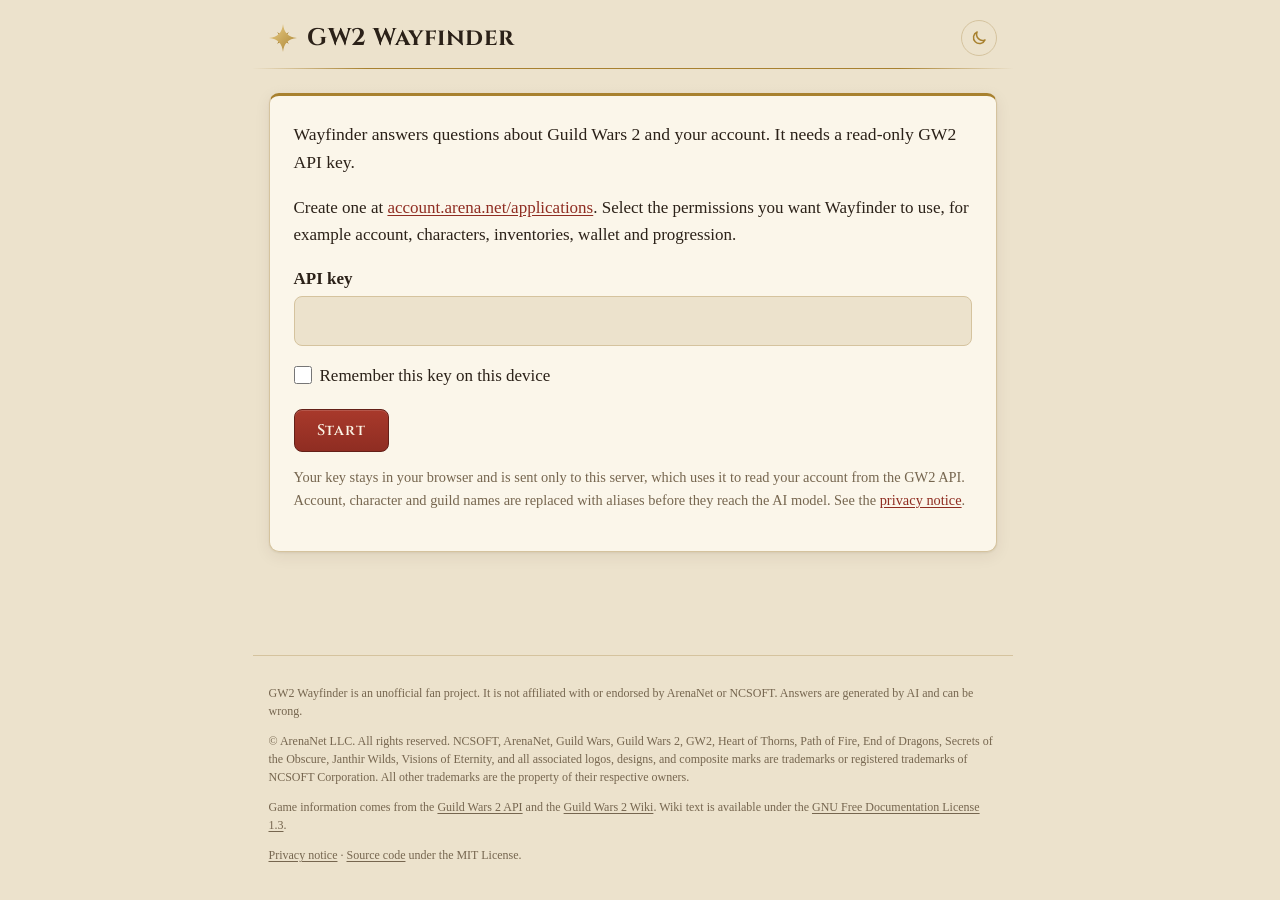
<file: static/index.html>
<!doctype html>
<html lang="en">
<head>
  <meta charset="utf-8">
  <meta name="viewport" content="width=device-width, initial-scale=1">
  <title>GW2 Wayfinder</title>
  <meta name="theme-color" content="#ece2cc">
  <link rel="icon" href="logo.svg" type="image/svg+xml">
  <link rel="stylesheet" href="style.css">
  <script src="site.js"></script>
  <script src="vendor/marked.min.js" defer></script>
  <script src="vendor/purify.min.js" defer></script>
  <script src="app.js" defer></script>
</head>
<body>
  <header>
    <h1><img src="logo.svg" alt="">GW2 Wayfinder</h1>
    <div class="actions">
      <details id="keys" hidden>
        <summary>Manage keys</summary>
        <div class="menu">
          <ul id="key-list"></ul>
          <button type="button" id="add-key" class="link">Add a key</button>
        </div>
      </details>
      <button id="theme" type="button" aria-label="Switch theme"><svg class="sun" viewBox="0 0 24 24" fill="none" stroke="currentColor" stroke-width="2" stroke-linecap="round"><circle cx="12" cy="12" r="4"/><path d="M12 2v2M12 20v2M4.9 4.9l1.4 1.4M17.7 17.7l1.4 1.4M2 12h2M20 12h2M4.9 19.1l1.4-1.4M17.7 6.3l1.4-1.4"/></svg><svg class="moon" viewBox="0 0 24 24" fill="none" stroke="currentColor" stroke-width="2" stroke-linejoin="round"><path d="M20 14.5A8 8 0 0 1 9.5 4a8 8 0 1 0 10.5 10.5Z"/></svg></button>
    </div>
  </header>

  <main>
    <form id="key-form">
      <p>Wayfinder answers questions about Guild Wars 2 and your account. It needs a read-only GW2 API key.</p>
      <p>Create one at <a href="https://account.arena.net/applications" target="_blank" rel="noopener">account.arena.net/applications</a>.
        Select the permissions you want Wayfinder to use, for example account, characters, inventories, wallet and progression.</p>
      <label for="key">API key</label>
      <input id="key" type="password" autocomplete="off" required>
      <label class="check"><input id="remember" type="checkbox"> Remember this key on this device</label>
      <div class="buttons">
        <button type="submit">Start</button>
        <a id="cancel-add" href="/" hidden>Cancel</a>
      </div>
      <p class="note">Your key stays in your browser and is sent only to this server, which uses it to read your account from the GW2 API.
        Account, character and guild names are replaced with aliases before they reach the AI model. See the <a href="privacy.html">privacy notice</a>.</p>
      <p id="key-error" class="error" hidden></p>
    </form>

    <section id="chat" hidden>
      <div id="messages"></div>
      <p id="status" class="note" hidden></p>
      <form id="chat-form">
        <textarea id="message" rows="2" maxlength="2000" placeholder="Ask about the game or your account" required></textarea>
        <button type="submit">Send</button>
      </form>
    </section>
  </main>

  <footer>
    <p>GW2 Wayfinder is an unofficial fan project. It is not affiliated with or endorsed by ArenaNet or NCSOFT.
      Answers are generated by AI and can be wrong.</p>
    <p>© ArenaNet LLC. All rights reserved. NCSOFT, ArenaNet, Guild Wars, Guild Wars 2, GW2, Heart of Thorns, Path of Fire,
      End of Dragons, Secrets of the Obscure, Janthir Wilds, Visions of Eternity, and all associated logos, designs, and
      composite marks are trademarks or registered trademarks of NCSOFT Corporation. All other trademarks are the
      property of their respective owners.</p>
    <p>Game information comes from the <a href="https://wiki.guildwars2.com/wiki/API:Main" target="_blank" rel="noopener">Guild Wars 2 API</a>
      and the <a href="https://wiki.guildwars2.com" target="_blank" rel="noopener">Guild Wars 2 Wiki</a>. Wiki text is available under the
      <a href="https://www.gnu.org/licenses/fdl-1.3.html" target="_blank" rel="noopener">GNU Free Documentation License 1.3</a>.</p>
    <p><a href="privacy.html">Privacy notice</a> · <a href="https://github.com/bucsai/gw2-wayfinder" target="_blank" rel="noopener">Source code</a> under the MIT License.</p>
  </footer>
</body>
</html>
</file>
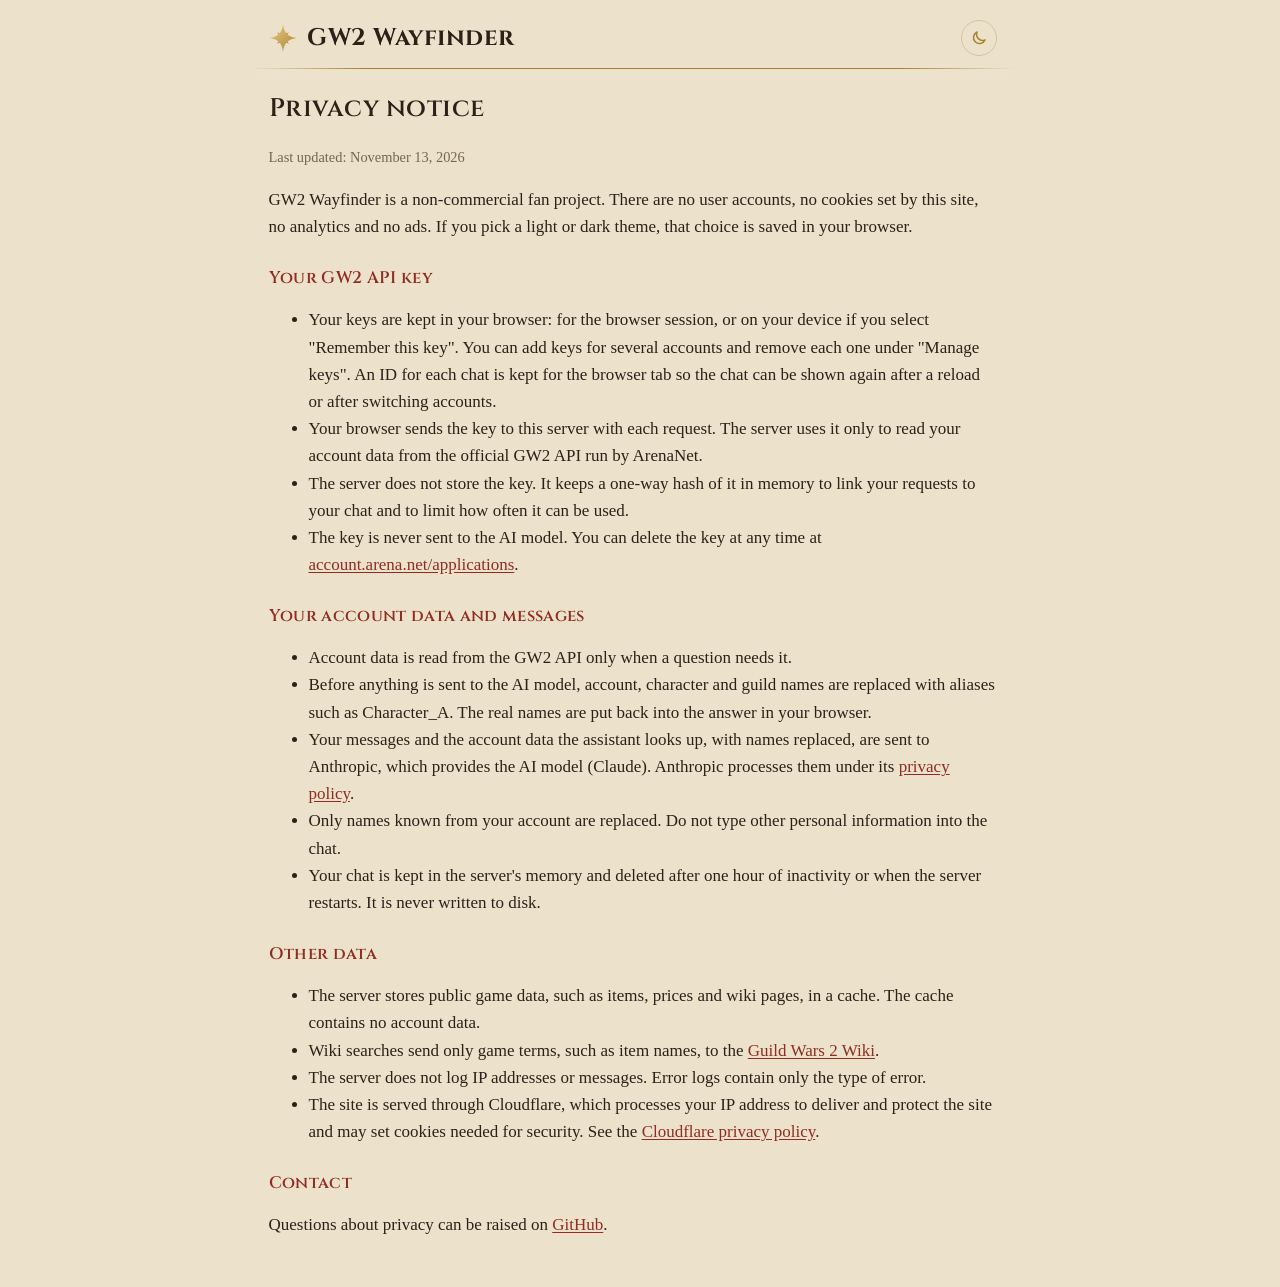
<file: static/privacy.html>
<!doctype html>
<html lang="en">
<head>
  <meta charset="utf-8">
  <meta name="viewport" content="width=device-width, initial-scale=1">
  <title>Privacy - GW2 Wayfinder</title>
  <meta name="theme-color" content="#ece2cc">
  <link rel="icon" href="logo.svg" type="image/svg+xml">
  <link rel="stylesheet" href="style.css">
  <script src="site.js"></script>
</head>
<body>
  <header>
    <h1><a href="/" class="home"><img src="logo.svg" alt="">GW2 Wayfinder</a></h1>
    <div class="actions">
      <details id="keys" hidden>
        <summary>Manage keys</summary>
        <div class="menu">
          <ul id="key-list"></ul>
          <button type="button" id="add-key" class="link">Add a key</button>
        </div>
      </details>
      <button id="theme" type="button" aria-label="Switch theme"><svg class="sun" viewBox="0 0 24 24" fill="none" stroke="currentColor" stroke-width="2" stroke-linecap="round"><circle cx="12" cy="12" r="4"/><path d="M12 2v2M12 20v2M4.9 4.9l1.4 1.4M17.7 17.7l1.4 1.4M2 12h2M20 12h2M4.9 19.1l1.4-1.4M17.7 6.3l1.4-1.4"/></svg><svg class="moon" viewBox="0 0 24 24" fill="none" stroke="currentColor" stroke-width="2" stroke-linejoin="round"><path d="M20 14.5A8 8 0 0 1 9.5 4a8 8 0 1 0 10.5 10.5Z"/></svg></button>
    </div>
  </header>

  <main class="page">
    <h2>Privacy notice</h2>
    <p class="note">Last updated: November 13, 2026</p>

    <p>GW2 Wayfinder is a non-commercial fan project. There are no user accounts, no cookies set by this site, no
      analytics and no ads. If you pick a light or dark theme, that choice is saved in your browser.</p>

    <h3>Your GW2 API key</h3>
    <ul>
      <li>Your keys are kept in your browser: for the browser session, or on your device if you select "Remember this
        key". You can add keys for several accounts and remove each one under "Manage keys". An ID for each chat is kept for
        the browser tab so the chat can be shown again after a reload or after switching accounts.</li>
      <li>Your browser sends the key to this server with each request. The server uses it only to read your account
        data from the official GW2 API run by ArenaNet.</li>
      <li>The server does not store the key. It keeps a one-way hash of it in memory to link your requests to your chat
        and to limit how often it can be used.</li>
      <li>The key is never sent to the AI model. You can delete the key at any time at
        <a href="https://account.arena.net/applications" target="_blank" rel="noopener">account.arena.net/applications</a>.</li>
    </ul>

    <h3>Your account data and messages</h3>
    <ul>
      <li>Account data is read from the GW2 API only when a question needs it.</li>
      <li>Before anything is sent to the AI model, account, character and guild names are replaced with aliases such as
        Character_A. The real names are put back into the answer in your browser.</li>
      <li>Your messages and the account data the assistant looks up, with names replaced, are sent to Anthropic, which
        provides the AI model (Claude). Anthropic processes them under its
        <a href="https://www.anthropic.com/legal/privacy" target="_blank" rel="noopener">privacy policy</a>.</li>
      <li>Only names known from your account are replaced. Do not type other personal information into the chat.</li>
      <li>Your chat is kept in the server's memory and deleted after one hour of inactivity or when the server restarts.
        It is never written to disk.</li>
    </ul>

    <h3>Other data</h3>
    <ul>
      <li>The server stores public game data, such as items, prices and wiki pages, in a cache. The cache contains no
        account data.</li>
      <li>Wiki searches send only game terms, such as item names, to the
        <a href="https://wiki.guildwars2.com" target="_blank" rel="noopener">Guild Wars 2 Wiki</a>.</li>
      <li>The server does not log IP addresses or messages. Error logs contain only the type of error.</li>
      <li>The site is served through Cloudflare, which processes your IP address to deliver and protect the site and may
        set cookies needed for security. See the
        <a href="https://www.cloudflare.com/privacypolicy/" target="_blank" rel="noopener">Cloudflare privacy policy</a>.</li>
    </ul>

    <h3>Contact</h3>
    <p>Questions about privacy can be raised on
      <a href="https://github.com/bucsai/gw2-wayfinder/issues" target="_blank" rel="noopener">GitHub</a>.</p>
  </main>
</body>
</html>
</file>
<file: static/style.css>
@font-face {
  font-family: "Cinzel";
  src: url("vendor/fonts/cinzel-latin-wght-normal.woff2") format("woff2");
  font-weight: 400 900;
  font-display: swap;
}

/* Colors follow the system theme unless theme.js sets data-theme on <html>. */
:root { color-scheme: light dark; }
:root[data-theme=light] { color-scheme: light; }
:root[data-theme=dark] { color-scheme: dark; }

:root {
  --bg: light-dark(#ece2cc, #14100c);
  --fg: light-dark(#2b2118, #eadcc3);
  --muted: light-dark(#76664f, #a6957a);
  --card: light-dark(#fbf6ea, #1f1912);
  --border: light-dark(#d5c39e, #3e3226);
  --gold: light-dark(#a8812f, #d2ad62);
  --accent: light-dark(#8f2d22, #b8473a);
  --accent-hi: light-dark(#a8392b, #cc5a4b);
  --link: light-dark(#8f2d22, #e8907f);
  --on-accent: #fbf3e4;
  --user: light-dark(#efe1bd, #2c2318);
  --error: light-dark(#a3271f, #f08a7e);
  --shadow-color: light-dark(rgb(60 40 10 / 0.08), rgb(0 0 0 / 0.35));
  --shadow: 0 1px 2px var(--shadow-color), 0 4px 16px var(--shadow-color);
  --display: "Cinzel", "Trajan Pro", Georgia, serif;
  --serif: "Iowan Old Style", "Palatino Linotype", Palatino, "Book Antiqua", Georgia, serif;
}

* { box-sizing: border-box; }
[hidden] { display: none !important; }

/* Reserve the scrollbar space on every page so short and long pages line up. */
html { scrollbar-gutter: stable; }

body {
  margin: 0;
  min-height: 100vh;
  display: flex;
  flex-direction: column;
  color: var(--fg);
  background: var(--bg);
  font: 17px/1.6 var(--serif);
}

header, main, footer {
  width: 100%;
  max-width: 760px;
  margin: 0 auto;
  padding: 0 16px;
}

main { flex: 1; }

/* Header */

header {
  position: sticky;
  top: 0;
  z-index: 10;
  background: var(--bg);
  display: flex;
  align-items: center;
  justify-content: space-between;
  gap: 16px;
  padding-top: 20px;
  padding-bottom: 12px;
  margin-bottom: 24px;
  border-bottom: 1px solid transparent;
  border-image: linear-gradient(90deg, transparent, var(--gold) 15%, var(--gold) 85%, transparent) 1;
}

/* Fades messages out as they scroll under the sticky header, like the composer at the bottom. */
header::after {
  content: "";
  position: absolute;
  top: calc(100% + 1px);
  left: 0;
  right: 0;
  height: 24px;
  background: linear-gradient(var(--bg), transparent);
  pointer-events: none;
}

h1, h2, h3 {
  font-family: var(--display);
  font-weight: 600;
  letter-spacing: 0.02em;
  line-height: 1.25;
}

h1 {
  margin: 0;
  font-size: 1.5rem;
  font-weight: 700;
}

h1, h1 a { display: flex; align-items: center; gap: 10px; }
h1 img { width: 1.2em; height: 1.2em; }

.actions { display: flex; align-items: center; gap: 16px; }

#theme {
  display: grid;
  place-items: center;
  width: 36px;
  height: 36px;
  margin: 0;
  padding: 0;
  color: var(--gold);
  background: none;
  border: 1px solid var(--border);
  border-radius: 50%;
  box-shadow: none;
}

#theme:hover { border-color: var(--gold); filter: none; }
#theme svg { width: 18px; height: 18px; }
#theme[data-mode=dark] .moon, #theme[data-mode=light] .sun { display: none; }

/* Manage keys menu */

#keys { position: relative; font-size: 0.9rem; }

#keys summary {
  color: var(--muted);
  text-decoration: underline;
  text-underline-offset: 2px;
  cursor: pointer;
  list-style: none;
  white-space: nowrap;
}

#keys summary::-webkit-details-marker { display: none; }
#keys summary:hover, #keys[open] summary { color: var(--accent); }
#keys summary:focus-visible { outline: 2px solid var(--gold); outline-offset: 2px; border-radius: 4px; }

#keys .menu {
  position: absolute;
  right: 0;
  top: calc(100% + 8px);
  z-index: 20;
  width: max-content;
  min-width: 220px;
  max-width: min(320px, calc(100vw - 32px));
  padding: 8px;
  background: var(--card);
  border: 1px solid var(--border);
  border-top: 3px solid var(--gold);
  border-radius: 10px;
  box-shadow: var(--shadow);
}

#key-list { margin: 0 0 4px; padding: 0; list-style: none; }
#key-list li { display: flex; align-items: center; gap: 4px; }

#key-list button {
  margin: 0;
  padding: 6px 8px;
  font: inherit;
  letter-spacing: normal;
  color: var(--fg);
  background: none;
  border: 0;
  border-radius: 6px;
  box-shadow: none;
}

#key-list button:hover { background: var(--bg); filter: none; }
#key-list .account { flex: 1; text-align: left; overflow-wrap: anywhere; }
#key-list .account::before { content: "✓"; display: inline-block; width: 1.2em; color: var(--gold); visibility: hidden; }
#key-list .account[aria-current]::before { visibility: visible; }
#key-list .remove { color: var(--muted); font-size: 1.1rem; line-height: 1; }
#key-list .remove:hover { color: var(--error); }
#keys #add-key { display: block; margin: 4px 8px; }

a { color: var(--link); text-underline-offset: 2px; }
a:hover { color: var(--accent-hi); }
a.home { color: inherit; text-decoration: none; }

/* Cards */

form#key-form, .message.assistant {
  background: var(--card);
  border: 1px solid var(--border);
  border-radius: 10px;
  box-shadow: var(--shadow);
}

form#key-form {
  padding: 24px;
  border-top: 3px solid var(--gold);
}

form#key-form > p:first-child {
  margin-top: 0;
  font-size: 1.1rem;
}

form#key-form .buttons { display: flex; align-items: baseline; gap: 16px; }

/* Forms */

label { display: block; margin-top: 16px; margin-bottom: 4px; font-weight: 600; }
label.check { display: flex; align-items: center; gap: 8px; font-weight: normal; }
label.check input { width: 18px; height: 18px; margin: 0; accent-color: var(--accent); }

input[type=password], textarea {
  width: 100%;
  padding: 10px 12px;
  font: inherit;
  color: inherit;
  background: var(--bg);
  border: 1px solid var(--border);
  border-radius: 8px;
  transition: border-color 0.15s, box-shadow 0.15s;
}

input[type=password]:focus, textarea:focus {
  outline: none;
  border-color: var(--gold);
  box-shadow: 0 0 0 3px color-mix(in srgb, var(--gold) 25%, transparent);
}

textarea { resize: none; }

button {
  margin-top: 16px;
  padding: 10px 22px;
  font: 600 0.95rem var(--display);
  letter-spacing: 0.06em;
  color: var(--on-accent);
  background: linear-gradient(180deg, var(--accent-hi), var(--accent));
  border: 1px solid color-mix(in srgb, var(--accent) 70%, #000);
  border-radius: 8px;
  box-shadow: inset 0 1px 0 rgb(255 255 255 / 0.15);
  cursor: pointer;
  transition: filter 0.15s, transform 0.05s;
}

button:hover { filter: brightness(1.08); }
button:active { transform: translateY(1px); }
button:focus-visible { outline: 2px solid var(--gold); outline-offset: 2px; }
button:disabled { opacity: 0.5; cursor: default; filter: none; transform: none; }

button.link {
  margin: 0;
  padding: 0;
  font: inherit;
  font-size: 0.9rem;
  letter-spacing: normal;
  color: var(--muted);
  background: none;
  border: 0;
  box-shadow: none;
  text-decoration: underline;
  text-underline-offset: 2px;
}

button.link:hover { color: var(--accent); }

.note { color: var(--muted); font-size: 0.9rem; }
.error { color: var(--error); }

/* Chat */

#messages { display: flex; flex-direction: column; gap: 16px; }

.message { padding: 14px 18px; overflow-wrap: anywhere; }
.message > :first-child { margin-top: 0; }
.message > :last-child { margin-bottom: 0; }

.message.user {
  align-self: flex-end;
  max-width: 85%;
  background: var(--user);
  border: 1px solid var(--border);
  border-radius: 14px 14px 4px 14px;
  white-space: pre-wrap;
}

.message.assistant {
  border-left: 3px solid var(--gold);
  animation: rise 0.25s ease-out;
}

.message.assistant::before {
  content: "Wayfinder";
  display: block;
  margin-bottom: 6px;
  font: 600 0.75rem var(--display);
  letter-spacing: 0.12em;
  text-transform: uppercase;
  color: var(--gold);
}

.message.assistant:empty::before { margin-bottom: 0; }

.message h1, .message h2, .message h3, .message h4 { font-size: 1.05rem; margin: 1em 0 0.4em; }
.message ul, .message ol { padding-left: 1.4em; }
.message li + li { margin-top: 0.2em; }
.message table { border-collapse: collapse; display: block; overflow-x: auto; font-size: 0.95rem; }
.message th, .message td { border: 1px solid var(--border); padding: 6px 10px; text-align: left; }
.message th { background: color-mix(in srgb, var(--gold) 12%, transparent); }
.message code { font-size: 0.88em; padding: 1px 5px; background: var(--bg); border-radius: 4px; }
.message pre { padding: 12px; overflow-x: auto; background: var(--bg); border-radius: 8px; }
.message pre code { padding: 0; background: none; }
.message blockquote { margin: 0; padding-left: 12px; border-left: 3px solid var(--border); color: var(--muted); }
.message hr { border: 0; border-top: 1px solid var(--border); }

#status { display: flex; align-items: center; gap: 8px; margin: 12px 0 0; font-style: italic; }
#status::before {
  content: "✦";
  font-style: normal;
  color: var(--gold);
  animation: pulse 1.2s ease-in-out infinite;
}

#chat-form {
  position: sticky;
  bottom: 0;
  display: flex;
  gap: 8px;
  align-items: flex-start;
  margin-top: 16px;
  padding: 12px 0 16px;
  background: linear-gradient(transparent, var(--bg) 30%);
}

#chat-form textarea { background: var(--card); box-shadow: var(--shadow); }
#chat-form button { margin: 0; height: 48px; }

@keyframes pulse {
  0%, 100% { opacity: 0.3; transform: scale(0.85); }
  50% { opacity: 1; transform: scale(1.1); }
}

@keyframes rise {
  from { opacity: 0; transform: translateY(6px); }
}

@media (prefers-reduced-motion: reduce) {
  *, *::before { animation: none !important; transition: none !important; }
}

/* Static pages */

.page { padding-bottom: 32px; }
.page h2 { margin-top: 0; }
.page h3 { margin-top: 28px; color: var(--accent); font-size: 1.05rem; }

/* Footer */

footer {
  margin-top: 40px;
  padding-top: 16px;
  padding-bottom: 24px;
  color: var(--muted);
  font-size: 0.75rem;
  line-height: 1.5;
  border-top: 1px solid var(--border);
}

footer a { color: inherit; }
</file>
